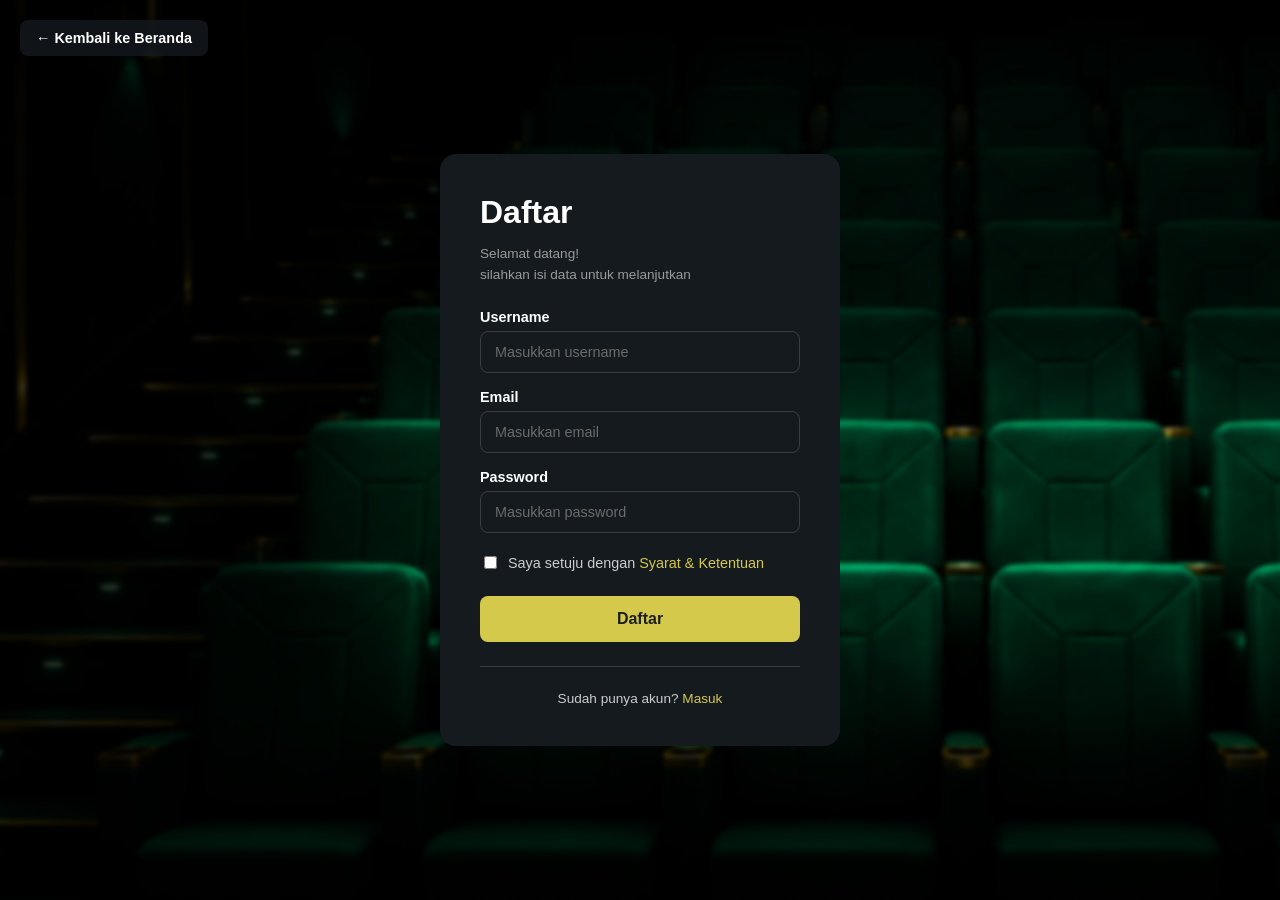
<file: Web Bioskop IMK/htmlnya/daftar.html>
<!DOCTYPE html>
<html lang="en">
<head>
    <meta charset="UTF-8">
    <meta name="viewport" content="width=device-width, initial-scale=1.0">
    <title>Document</title>
    <link rel="stylesheet" href="../css/daftar.css">
</head>
<style>
    body {
      margin: 0;
      padding: 0;
      min-height: 100vh;
      display: flex;
      justify-content: center;
      align-items: center;
      font-family: sans-serif;
      color: white;
    }

    /* Membuat lapisan background tiruan */
    body::before {
  content: "";
  position: fixed;
  top: 0;
  left: 0;
  width: 1920px;      /* ukuran tetap, tidak ikut lebar browser */
  height: 1080px;      /* ukuran tetap, tidak ikut tinggi browser */
  z-index: -1;

  background-image: url('../img/kursinabioskop.png');
  background-size: 1920px 1080px;   /* ukuran gambar dikunci, bukan "cover" */
  background-position: center;
  background-repeat: no-repeat;

  filter: blur(2px);
  transform: scale(1.1);

  box-shadow: inset 0 0 100px 400px rgba(0, 0, 0, 0.8);
}

  </style>
</head>
<body>
  <a href="home.html" class="back-home">
  ← Kembali ke Beranda
</a>

  <div class="auth-card">
  <h1>Daftar</h1>
  <p class="subtitle">Selamat datang!<br>silahkan isi data untuk melanjutkan</p>

  <form>
    <label for="username">Username</label>
    <input type="text" id="username" placeholder="Masukkan username">

    <label for="email">Email</label>
    <input type="email" id="email" placeholder="Masukkan email">

    <label for="password">Password</label>
    <input type="password" id="password" placeholder="Masukkan password">

    <div class="checkbox-row">
      <input type="checkbox" id="terms" >
      <label for="terms">Saya setuju dengan <a href="#">Syarat &amp; Ketentuan</a></label>
    </div>

    <button type="submit">Daftar</button>

    <hr>

    <p class="login-text">Sudah punya akun? <a href="login.html">Masuk</a></p>
  </form>
</div>

</body>
</html>
</file>
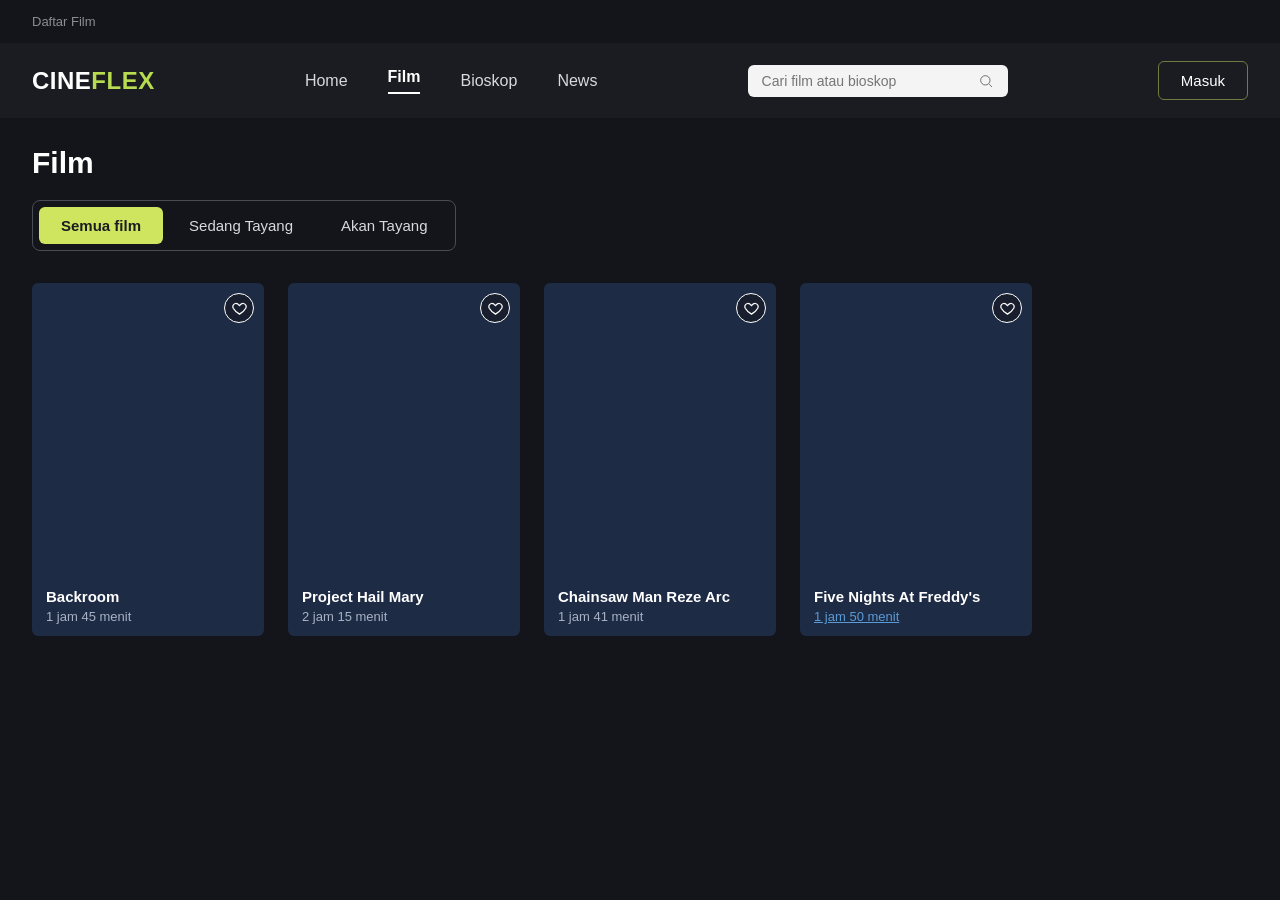
<file: Web Bioskop IMK/htmlnya/daftarfilm.html>
<!DOCTYPE html>
<html lang="id">
<head>
<meta charset="UTF-8">
<meta name="viewport" content="width=device-width, initial-scale=1.0">
<title>CINEFLEX - Daftar Film</title>
<link rel="stylesheet" href="../css/daftarfilm.css">
</head>
<body>

  <div class="breadcrumb">Daftar Film</div>

  <header>
    <div class="logo"><span class="cine">CINE</span><span class="flex">FLEX</span></div>
    <nav>
      <a href="#">Home</a>
      <a href="#" class="active">Film</a>
      <a href="#">Bioskop</a>
      <a href="#">News</a>
    </nav>
    <div class="search-box">
      <input type="text" placeholder="Cari film atau bioskop">
      <svg viewBox="0 0 24 24"><circle cx="11" cy="11" r="7"/><line x1="21" y1="21" x2="16.65" y2="16.65"/></svg>
    </div>
    <button class="login-btn">Masuk</button>
  </header>

  <main>
    <h1 class="page-title">Film</h1>

    <div class="tabs">
      <button class="tab active" data-tab="semua">Semua film</button>
      <button class="tab" data-tab="tayang">Sedang Tayang</button>
      <button class="tab" data-tab="akan">Akan Tayang</button>
    </div>

    <div class="movie-grid" id="movieGrid"></div>
  </main>

  <script src="../jsnya/daftarfilm.js"></script>
</body>
</html>
</file>
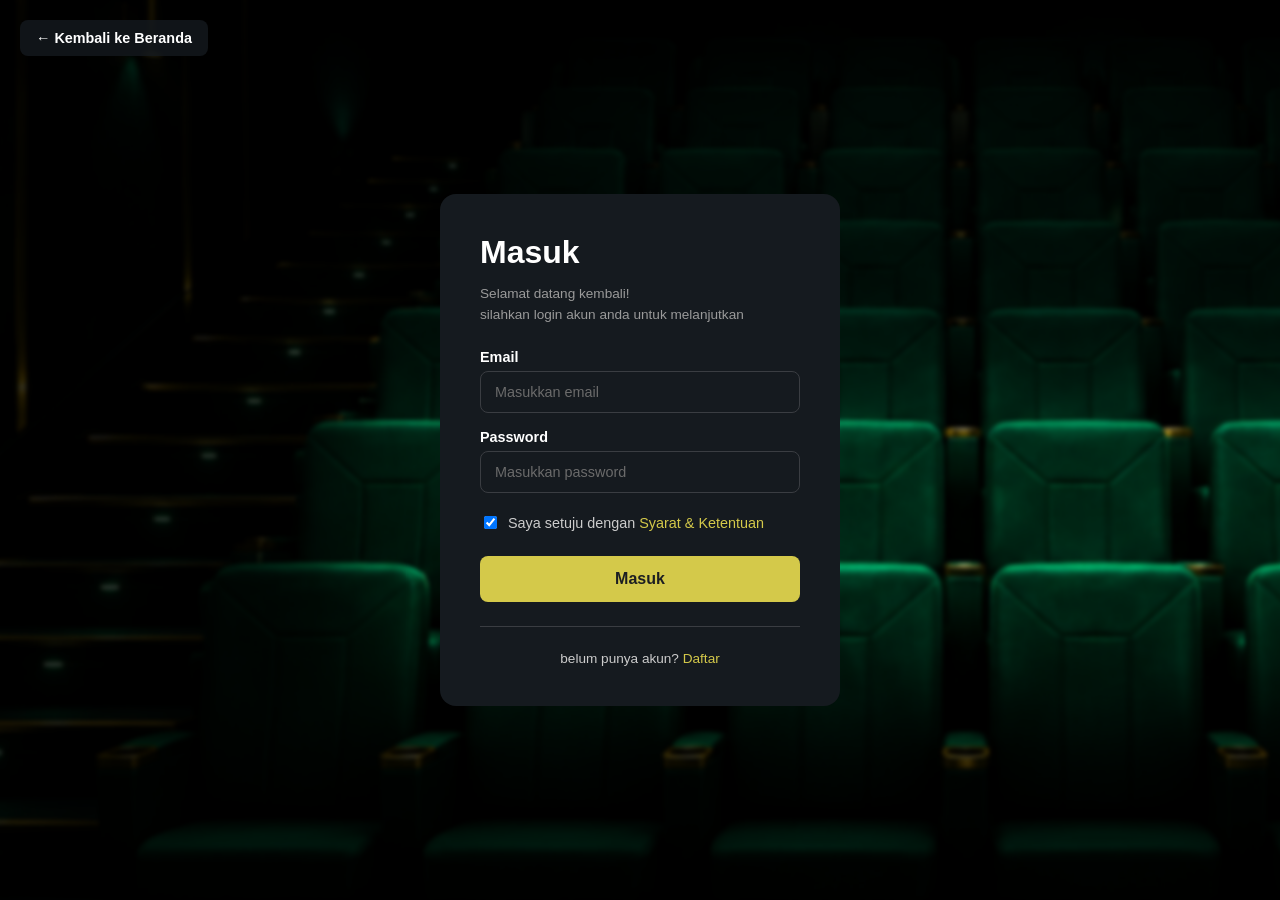
<file: Web Bioskop IMK/htmlnya/login.html>
<!DOCTYPE html>
<html lang="en">
<head>
    <meta charset="UTF-8">
    <meta name="viewport" content="width=device-width, initial-scale=1.0">
    <title>Document</title>
    <link rel="stylesheet" href="../css/daftar.css">
</head>
<style>
    body {
      margin: 0;
      padding: 0;
      min-height: 100vh;
      display: flex;
      justify-content: center;
      align-items: center;
      font-family: sans-serif;
      color: white;
    }


    body::before {
  content: "";
  position: fixed;
  top: 0;
  left: 0;
  width: 1920px; 
  height: 1080px;
  z-index: -1;

  background-image: url('../img/kursinabioskop.png');
  background-size: 1920px 1080px;  
  background-position: center;
  background-repeat: no-repeat;

  filter: blur(2px);
  transform: scale(1.1);

  box-shadow: inset 0 0 100px 400px rgba(0, 0, 0, 0.8);
}

   
    .konten {
      background: rgba(0, 0, 0, 1);
      padding: 300px 50px;
      border-radius: 12px;
      text-align: center;
    }
  </style>
</head>
<body>
  <a href="home.html" class="back-home">
  ← Kembali ke Beranda
</a>

  <div class="auth-card">
  <h1>Masuk</h1>
  <p class="subtitle">Selamat datang kembali!<br>silahkan login akun anda untuk melanjutkan</p>

  <form>
    <label for="email">Email</label>
    <input type="email" id="email" placeholder="Masukkan email">

    <label for="password">Password</label>
    <input type="password" id="password" placeholder="Masukkan password">

    <div class="checkbox-row">
      <input type="checkbox" id="terms" checked>
      <label for="terms">Saya setuju dengan <a href="#">Syarat &amp; Ketentuan</a></label>
    </div>

    <button type="submit">Masuk</button>

    <hr>

    <p class="login-text">belum punya akun? <a href="daftar.html">Daftar</a></p>
  </form>
</div>

</body>
</html>
</file>
<file: Web Bioskop IMK/css/daftar.css>
.auth-card {
    background: #151A1F;
    padding: 40px;
    border-radius: 16px;
    width: 320px;
    color: #fff;
    font-family: sans-serif;
}

.auth-card h1 {
    font-size: 2rem;
    font-weight: bold;
    margin: 0 0 8px 0;
}

.auth-card .subtitle {
    color: #9a9a9a;
    font-size: 0.85rem;
    line-height: 1.5;
    margin-bottom: 24px;
}

.auth-card label {
    display: block;
    font-size: 0.9rem;
    font-weight: 600;
    margin-bottom: 6px;
    margin-top: 16px;
}

.auth-card input[type="text"],
.auth-card input[type="email"],
.auth-card input[type="password"] {
    width: 100%;
    padding: 12px 14px;
    background: #151A1F;
    border: 1px solid #3a3d42;
    border-radius: 8px;
    color: #fff;
    font-size: 0.9rem;
    box-sizing: border-box;
}

.auth-card input::placeholder {
    color: #6b6b6b;
}

.checkbox-row {
    display: flex;
    align-items: center;
    gap: 8px;
    margin-top: 20px;
    font-size: 0.85rem;
    color: #ccc;
}

.checkbox-row label {
    margin: 0;
    font-weight: normal;
    display: inline;
}

.auth-card a {
    color: #d4c94a;
    text-decoration: none;
}
.auth-card a:hover {
    text-decoration: underline;
}

.auth-card button {
    width: 100%;
    padding: 14px;
    margin-top: 24px;
    background: #d4c94a;
    color: #1c1e22;
    border: none;
    border-radius: 8px;
    font-weight: bold;
    font-size: 1rem;
    cursor: pointer;
}
.auth-card button:hover {
    background: #c4ba3f;
}

.auth-card hr {
    border: none;
    border-top: 1px solid #3a3d42;
    margin: 24px 0;
}

.auth-card .login-text {
    text-align: center;
    font-size: 0.85rem;
    color: #ccc;
    margin: 0;
}

.back-home {
    position: fixed;
    top: 20px;
    left: 20px;
    display: inline-flex;
    align-items: center;
    gap: 6px;
    color: #fff;
    background: rgba(21, 26, 31, 0.8);
    padding: 10px 16px;
    border-radius: 8px;
    text-decoration: none;
    font-family: sans-serif;
    font-size: 0.9rem;
    font-weight: 600;
    z-index: 10;
    transition: background 0.2s ease;
}

.back-home:hover {
    background: rgba(212, 201, 74, 0.9);
    color: #1c1e22;
    text-decoration: none;
}
</file>
<file: Web Bioskop IMK/css/daftarfilm.css>
* {
  margin: 0;
  padding: 0;
  box-sizing: border-box;
}

body {
  background-color: #14151a;
  font-family: 'Segoe UI', Arial, sans-serif;
  color: #ffffff;
  min-height: 100vh;
}

.breadcrumb {
  padding: 14px 32px;
  color: #8a8d94;
  font-size: 13px;
  background-color: #14151a;
}

header {
  display: flex;
  align-items: center;
  justify-content: space-between;
  padding: 18px 32px;
  background-color: #1b1c22;
}

.logo {
  font-size: 24px;
  font-weight: 700;
  letter-spacing: 0.5px;
}
.logo .cine { color: #ffffff; }
.logo .flex { color: #b7dc4f; }

nav {
  display: flex;
  align-items: center;
  gap: 40px;
}

nav a {
  color: #d8d9dd;
  text-decoration: none;
  font-size: 16px;
}

nav a.active {
  color: #ffffff;
  font-weight: 600;
  padding-bottom: 6px;
  border-bottom: 2px solid #ffffff;
}

.search-box {
  display: flex;
  align-items: center;
  background-color: #f4f4f4;
  border-radius: 6px;
  padding: 8px 14px;
  width: 260px;
  gap: 8px;
}

.search-box input {
  border: none;
  outline: none;
  background: transparent;
  font-size: 14px;
  color: #333;
  flex: 1;
}

.search-box svg {
  width: 16px;
  height: 16px;
  fill: none;
  stroke: #333;
}

.login-btn {
  background: transparent;
  border: 1px solid #6d7d3f;
  color: #ffffff;
  padding: 10px 22px;
  border-radius: 6px;
  font-size: 15px;
  cursor: pointer;
  transition: background-color 0.2s ease;
}

.login-btn:hover {
  background-color: #2a2c33;
}

main {
  padding: 28px 32px;
}

h1.page-title {
  font-size: 30px;
  font-weight: 700;
  margin-bottom: 20px;
}

.tabs {
  display: inline-flex;
  align-items: center;
  gap: 4px;
  border: 1px solid #4a4c55;
  border-radius: 8px;
  padding: 6px;
  margin-bottom: 32px;
}

.tab {
  padding: 10px 22px;
  border-radius: 6px;
  font-size: 15px;
  cursor: pointer;
  color: #d8d9dd;
  background: transparent;
  border: none;
  font-family: inherit;
  transition: background-color 0.2s ease, color 0.2s ease;
}

.tab.active {
  background-color: #cfe560;
  color: #1b1c22;
  font-weight: 600;
}

.tab:not(.active):hover {
  background-color: #24252c;
}

.movie-grid {
  display: grid;
  grid-template-columns: repeat(auto-fill, minmax(190px, 1fr));
  gap: 24px;
  max-width: 1000px;
}

.movie-card {
  background-color: #1e2b45;
  border-radius: 6px;
  overflow: hidden;
  cursor: pointer;
  transition: transform 0.2s ease;
}

.movie-card:hover {
  transform: translateY(-4px);
}

.poster-wrap {
  position: relative;
  width: 100%;
  aspect-ratio: 190 / 240;
  background-size: cover;
  background-position: center;
}

.favorite-icon {
  position: absolute;
  top: 10px;
  right: 10px;
  width: 30px;
  height: 30px;
  border-radius: 50%;
  background-color: rgba(20, 21, 26, 0.55);
  border: 1.5px solid #ffffff;
  display: flex;
  align-items: center;
  justify-content: center;
  cursor: pointer;
}

.favorite-icon svg {
  width: 15px;
  height: 15px;
  stroke: #ffffff;
  fill: none;
  stroke-width: 2;
  transition: fill 0.2s ease, stroke 0.2s ease;
}

.favorite-icon.active svg {
  fill: #e0546a;
  stroke: #e0546a;
}

.movie-info {
  padding: 12px 14px;
}

.movie-title {
  font-size: 15px;
  font-weight: 600;
  margin-bottom: 4px;
}

.movie-duration {
  font-size: 13px;
  color: #a9b2c4;
}

.movie-duration.watched {
  color: #5b9bd5;
  text-decoration: underline;
}
</file>
